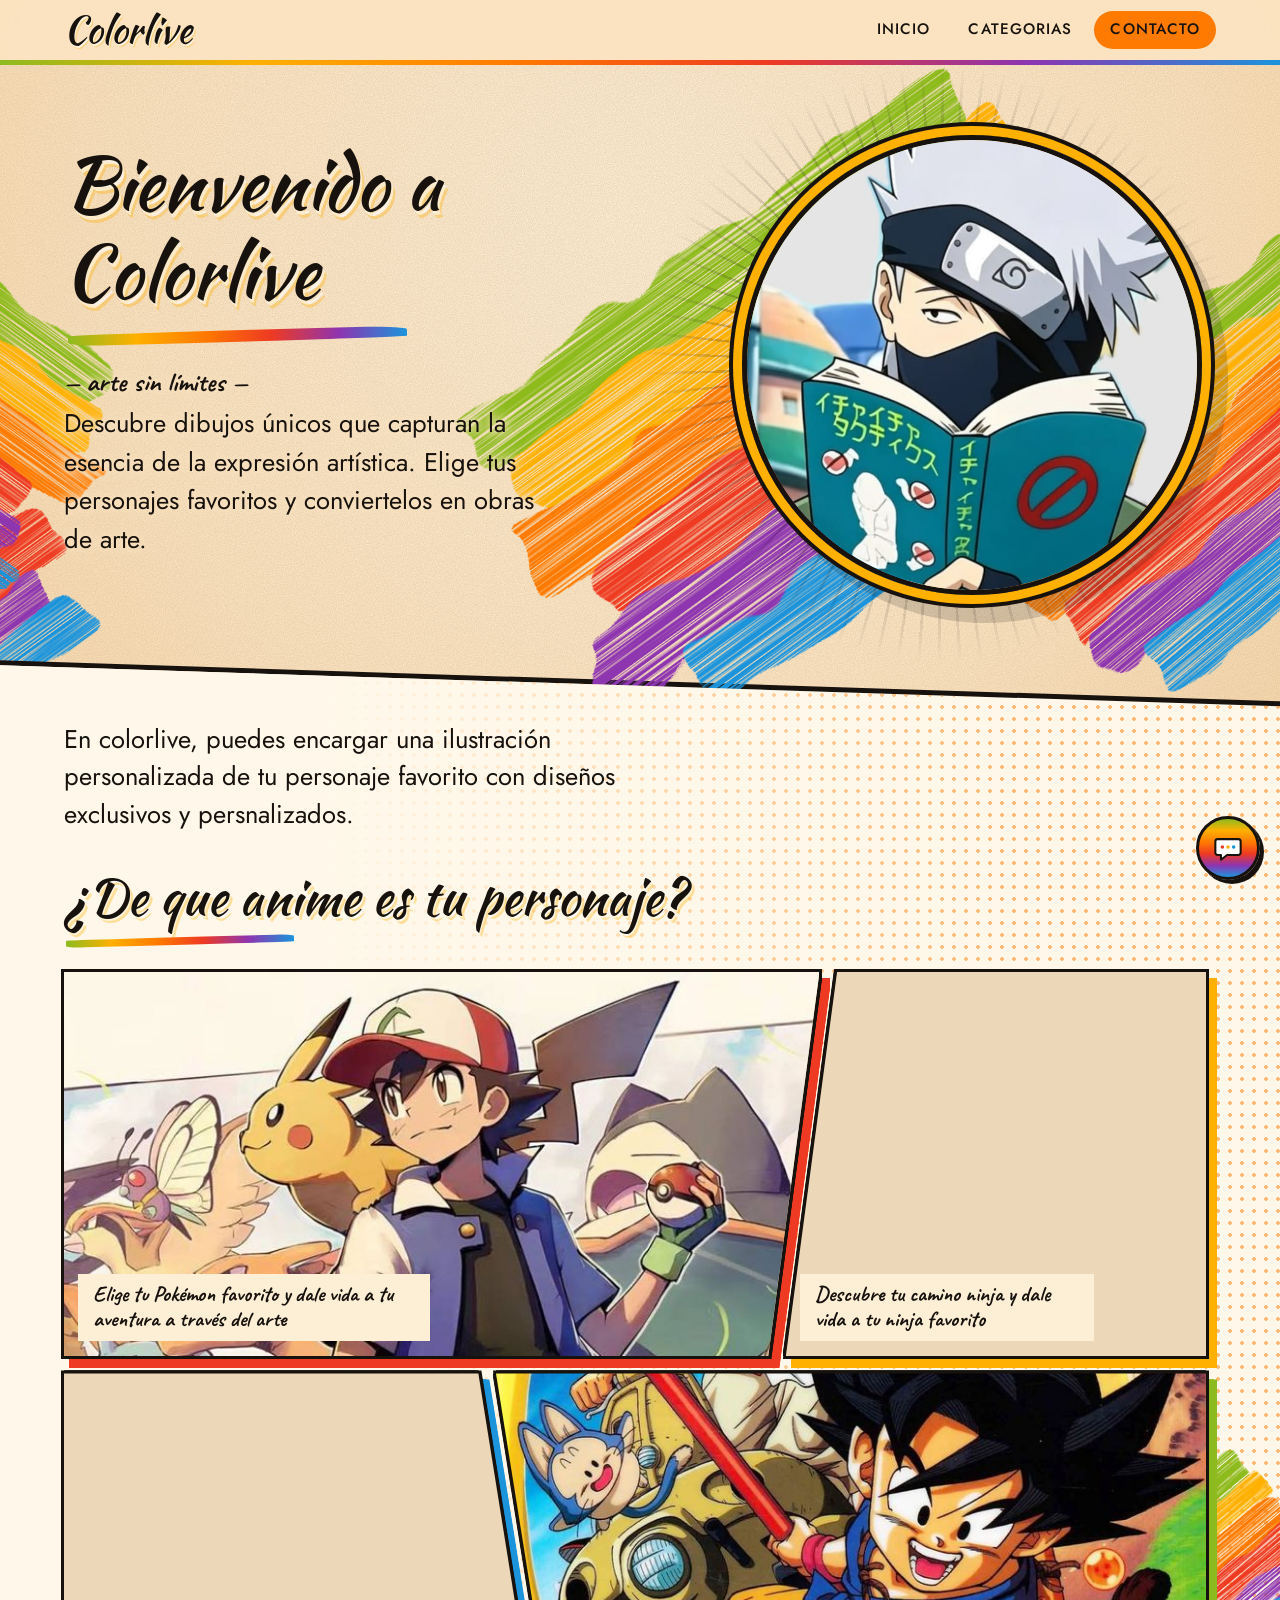
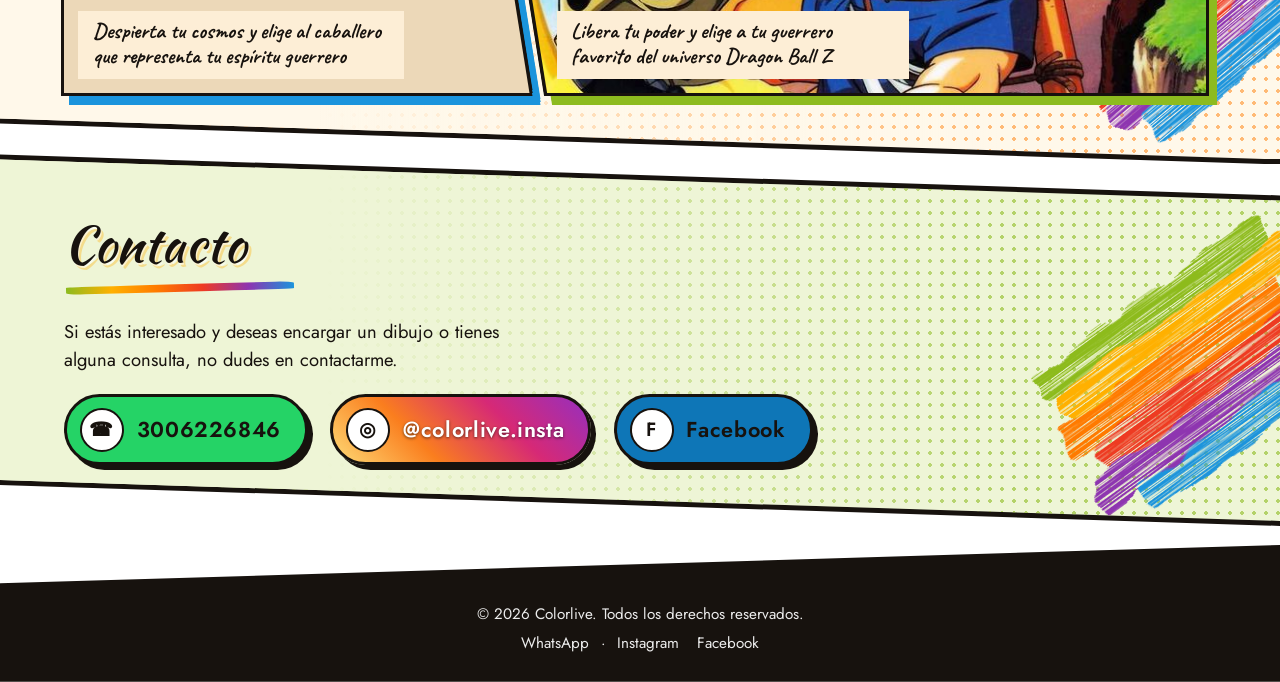
<file: index.html>
<!DOCTYPE html>
<html lang='es'>
<head>
    <meta charset='utf-8'>
    <meta name='viewport' content='width=device-width, initial-scale=1'>
    <meta name='description' content='Colorlive - Dibujos únicos y personalizados'>
    <meta name='keywords' content='Colorlive, dibujos, arte, creatividad, expresión artística, ilustraciones, arte tradicional'>
    <meta name='theme-color' content='#c4137d'>

    <!-- Vista previa al compartir el enlace -->
    <meta property='og:type' content='website'>
    <meta property='og:title' content='Colorlive - Dibujos únicos y personalizados'>
    <meta property='og:description' content='Crea un retrato único para transformar un dibujo especial en una obra que puedas conservar y compartir.'>
    <meta property='og:locale' content='es_CO'>

    <title>Colorlive</title>

    <!-- icono de la pestaña -->
    <link rel='icon' href='img/Favicon.SVG' type='image/svg+xml'>

    <!-- fuentes -->

    <link rel='preconnect' href='https://fonts.googleapis.com'>
    <link rel='preconnect' href='https://fonts.gstatic.com' crossorigin>
    <link
    href="https://fonts.googleapis.com/css2?family=Cormorant+Garamond:ital,wght@0,400;0,500;0,600;1,400&family=Jost:wght@300;400;500;600&display=swap"
    rel="stylesheet">

    <!-- estilo -->
    <link rel='stylesheet' href='estilos/style.css'>

</head>

<body>

    <!-- Encabezado -->

    <header class='header'>
    <div class='header-inner'>
            <a href='index.html'>Colorlive</a>


        <nav class='nav' id='main-nav' aria-label='Menú principal'>
            <ul class='menu-list'>

                <li><a href='index.html#descripcion'>Inicio</a></li>
                <li><a href='index.html#categorias'>Categorias</a></li>
                <li><a href='index.html#contacto'>Contacto</a></li>
            </ul>

        <button type="button" class="nav-toggle" aria-label="Abrir menú" aria-expanded="false" aria-controls="main-nav">
          <span></span><span></span><span></span>
        </button>
      </nav>
    </div>

    </header>

    <!-- Contenido principal -->

    <main class="contenido-principal">
        <section id="descripcion">
            <h1>Bienvenido a Colorlive</h1>
            <p>Descubre dibujos únicos que capturan la esencia de la expresión artística. Elige tus personajes favoritos y conviertelos en obras de arte.</p>

            <img src="img/kakashi.jpg" alt="Portada de colorlive" class="imagen-portada" decoding="async">


        </section>

        <section id="categorias">
        
            <p> En colorlive, puedes encargar una ilustración personalizada de tu personaje favorito con diseños exclusivos y persnalizados.</p>

            <div class="galeria-imagenes">
                <h2> ¿De que anime es tu personaje? </h2>

                <div class="galeria1">
                    <a href="Animes\pkm.html"><img src="img/ahs.jpg" alt="dibujo de pokemón" class="imagen-galeria" loading="lazy" decoding="async"></a>
                    <p>Elige tu Pokémon favorito y dale vida a tu aventura a través del arte</p>
                </div>

                <div class="galeria2">
                    <a href="Animes\nrt.html"><img src="img/Uzumaki Naruto.jpg" alt="dibujo de naruto" class="imagen-galeria" loading="lazy" decoding="async"></a>
                    <p>Descubre tu camino ninja y dale vida a tu ninja favorito </p>
                </div>

                <div class="galeria3">
                    <a href="Animes\cdz.html"><img src="img/endin seiya.jpg" alt="dibujo de caballero del zodiaco" class="imagen-galeria" loading="lazy" decoding="async"></a>
                    <p>Despierta tu cosmos y elige al caballero que representa tu espíritu guerrero</p>
                </div>

                <div class="galeria4">
                    <a href="Animes\dbz.html"><img src="img/goku.jpg" alt="dibujo de dragon ball" class="imagen-galeria" loading="lazy" decoding="async"></a>
                    <p>Libera tu poder y elige a tu guerrero favorito del universo Dragon Ball Z</p>
                </div>
            </div>

        </section>

        </section>

        <section id="contacto" class="contacto">
            <h2>Contacto</h2>
            <p>Si estás interesado y deseas encargar un dibujo o tienes alguna consulta, no dudes en contactarme.</p>
            <ul class="enlaces-contacto">
                <li>
                    <a class="enlace-whatsapp" href="https://wa.me/573006226846?text=Hola%20Alex%2C%20quiero%20encargar%20un%20retrato" target="_blank" rel="noopener noreferrer" aria-label="Escribir por WhatsApp al 300 622 6846">3006226846</a>
                </li>
                <li>
                    <a class="enlace-instagram" href="https://www.instagram.com/colorlive.insta?rpxt=MW1ta3VwbmQ5YXNjNg%3D%3D" target="_blank" rel="noopener noreferrer" aria-label="Ver el Instagram de Alexart">@colorlive.insta</a>
                </li>
                <li>
                    <a class="enlace-facebook" href="https://www.facebook.com/profile.php?id=61596037323924" target="_blank" rel="noopener noreferrer" aria-label="Ver el Facebook de Alexart">Facebook</a>
                </li>

            </ul>
        </section>

    </main>

    <footer>
        <p>&copy; 2026 Colorlive. Todos los derechos reservados.</p>
        <p class="pie-enlaces">
            <a href="https://wa.me/573006226846" target="_blank" rel="noopener noreferrer">WhatsApp</a>
            <span aria-hidden="true">·</span>
            <a href="https://www.instagram.com/colorlive.insta?rpxt=MW1ta3VwbmQ5YXNjNg%3D%3D" target="_blank" rel="noopener noreferrer">Instagram</a>
            <a href="https://www.facebook.com/profile.php?id=61596037323924" target="_blank" rel="noopener noreferrer">Facebook</a>
        </p>
    </footer>

    <script src="script.js"></script>
    <script src="Chatbot.js"></script>

</body>
</html>
</file>
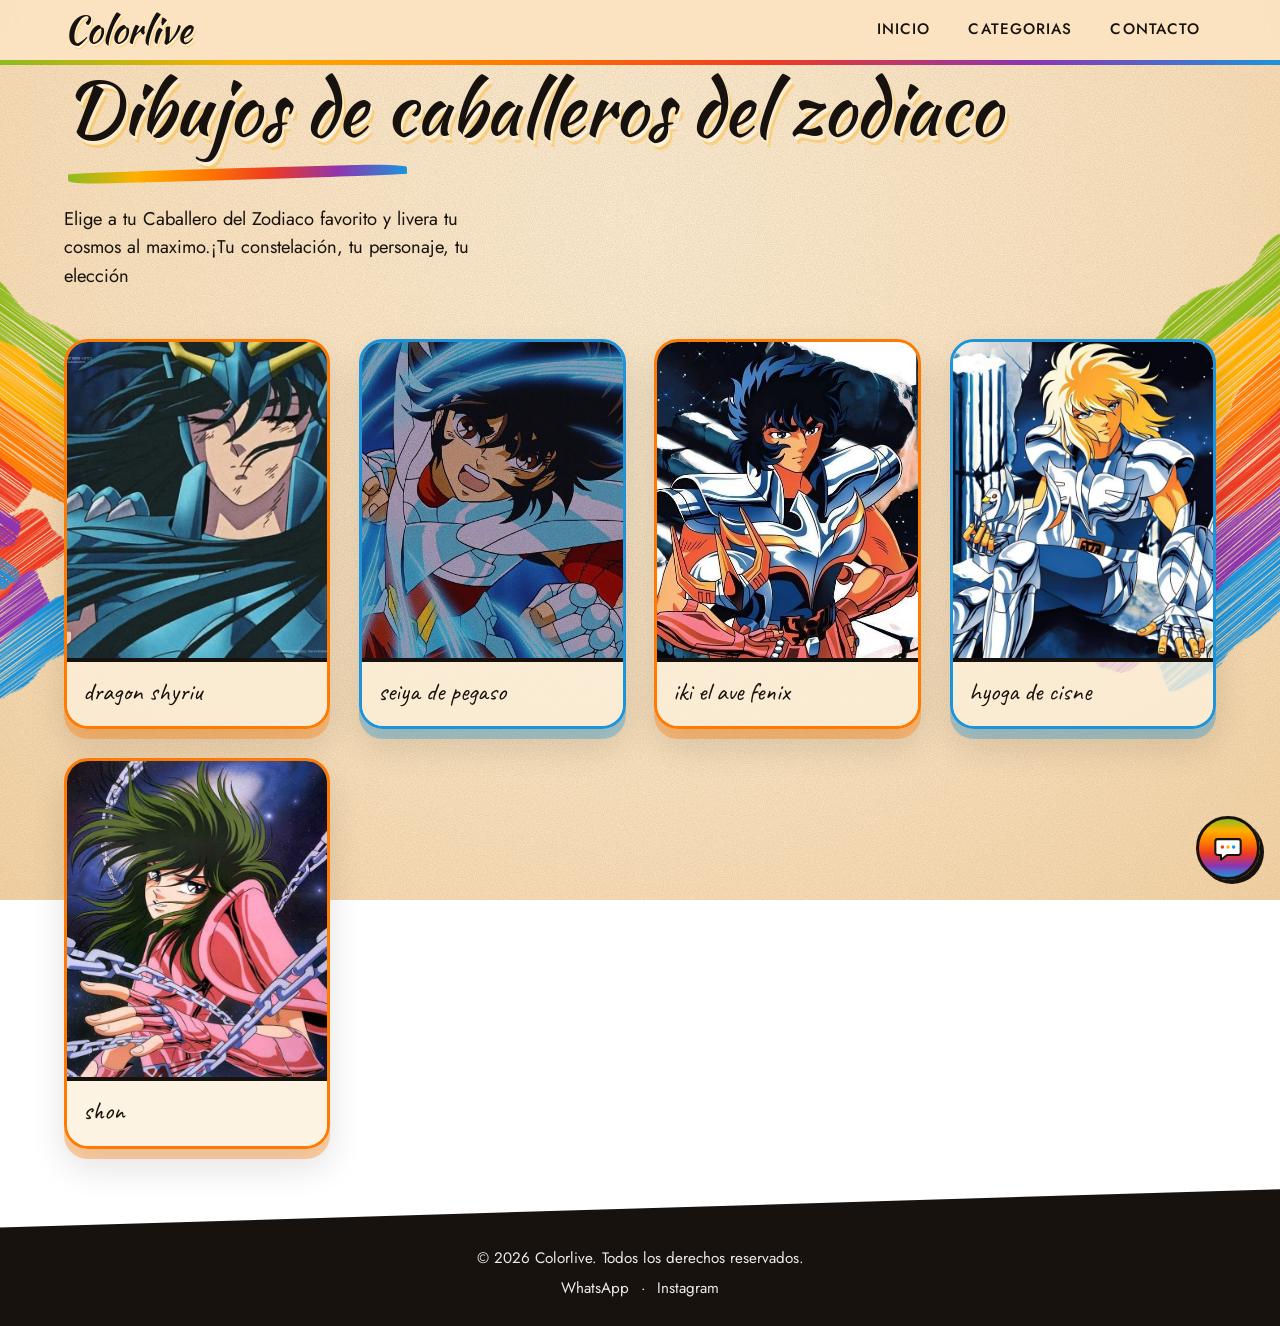
<file: Animes/cdz.html>
<!DOCTYPE html>
<html lang='es'>
<head>
    <meta charset='utf-8'>
    <meta name='viewport' content='width=device-width, initial-scale=1'>
    <meta name='description' content='Colorlive - Dibujos únicos y personalizados'>
    <meta name='keywords' content='Colorlive, dibujos, arte, creatividad, expresión artística, ilustraciones, arte tradicional'>
    <meta name='theme-color' content='#c4137d'>

    <!-- Vista previa al compartir el enlace -->
    <meta property='og:type' content='website'>
    <meta property='og:title' content='Colorlive - Dibujos únicos y personalizados'>
    <meta property='og:description' content='Crea un retrato único para transformar un dibujo especial en una obra que puedas conservar y compartir.'>
    <meta property='og:locale' content='es_CO'>

    <title>Colorlive</title>

    <!-- icono de la pestaña -->
    <link rel='icon' href='../img/Favicon.SVG' type='image/svg+xml'>

    <!-- fuentes -->

    <link rel='preconnect' href='https://fonts.googleapis.com'>
    <link rel='preconnect' href='https://fonts.gstatic.com' crossorigin>
    <link
    href="https://fonts.googleapis.com/css2?family=Cormorant+Garamond:ital,wght@0,400;0,500;0,600;1,400&family=Jost:wght@300;400;500;600&display=swap"
    rel="stylesheet">

    <!-- estilo -->
    <link rel='stylesheet' href='../estilos/style.css'>

</head>

<body>

    <!-- Encabezado -->

    <header class='header'>
    <div class='header-inner'>
            <a href='../index.html'>Colorlive</a>


        <nav class='nav' id='main-nav' aria-label='Menú principal'>
            <ul class='menu-list'>

                <li><a href='../index.html#descripcion'>Inicio</a></li>
                <li><a href='../index.html#categorias'>Categorias</a></li>
                <li><a href='../index.html#contacto'>Contacto</a></li>
            </ul>

        <button type="button" class="nav-toggle" aria-label="Abrir menú" aria-expanded="false" aria-controls="main-nav">
          <span></span><span></span><span></span>
        </button>
      </nav>
    </div>

    </header>
    
    <main>
  
        <section class="contenido-principal">
            <h1 class="titulo-principal">Dibujos de caballeros del zodiaco </h1>
            <p class="descripcion-principal">Elige a tu Caballero del Zodiaco favorito y livera tu cosmos al maximo.¡Tu constelación, tu personaje, tu elección</p>

        </section>

        <section class="galeria galeria-pokemon">
            <article class="articulo-pokemon">
                <div class="galeria-item">
                    <a href="https://wa.me/573006226846?text=Hola%20deseo%20solicitar%20un%20dibujo%20de%20Dragon%20dragon shyriu" target="_blank" rel="noopener noreferrer"><img src="../img/dragon.jpg" alt="dibujo de shyriu" class="imagen-galeria" loading="lazy" decoding="async"></a>
                    <p>dragon shyriu</p>
                </div>
            </article>

            <article class="articulo-pokemon">
                <div class="galeria-item">
                    <a href="https://wa.me/573006226846?text=Hola%20deseo%20solicitar%20un%20dibujo%20de%20Saint%20Seiya" target="_blank" rel="noopener noreferrer"><img src="../img/Saint Seiya.jpg" alt="dibujo de seiya" class="imagen-galeria" loading="lazy" decoding="async"></a>
                    <p>seiya de pegaso</p>
                </div>
            </article>
          
            <article class="articulo-pokemon">
                <div class="galeria-item">
                    <a href="https://wa.me/573006226846?text=Hola%20deseo%20solicitar%20un%20dibujo%20de%20Iki" target="_blank" rel="noopener noreferrer"><img src="../img/iki.jpg" alt="dibujo de fenix" class="imagen-galeria" loading="lazy" decoding="async"></a>
                    <p>iki el ave fenix</p>
                </div>
            </article>

            <article class="articulo-pokemon">
                <div class="galeria-item">
                    <a href="https://wa.me/573006226846?text=Hola%20deseo%20solicitar%20un%20dibujo%20de%20Hyoga" target="_blank" rel="noopener noreferrer"><img src="../img/hyoga.jpg" alt="dibujo de hyoga" class="imagen-galeria" loading="lazy" decoding="async"></a>
                    <p>hyoga de cisne</p>
                </div>
            </article>

            <article class="articulo-pokemon">
                <div class="galeria-item">
                    <a href="https://wa.me/573006226846?text=Hola%20deseo%20solicitar%20un%20dibujo%20de%20Andromeda" target="_blank" rel="noopener noreferrer"><img src="../img/andromeda.jpg" alt="dibujo de andromeda" class="imagen-galeria" loading="lazy" decoding="async"></a>
                    <p>shon</p>
                </div>
            </article>




    </main>

    <footer>
        <p>&copy; 2026 Colorlive. Todos los derechos reservados.</p>
        <p class="pie-enlaces">
            <a href="https://wa.me/573006226846" target="_blank" rel="noopener noreferrer">WhatsApp</a>
            <span aria-hidden="true">·</span>
            <a href="https://www.instagram.com/colorlive.insta?rpxt=MW1ta3VwbmQ5YXNjNg%3D%3D" target="_blank" rel="noopener noreferrer">Instagram</a>
        </p>
    </footer>

    <script src="../script.js"></script>
    <script src="../Chatbot.js"></script>

</body>
</html>
</file>
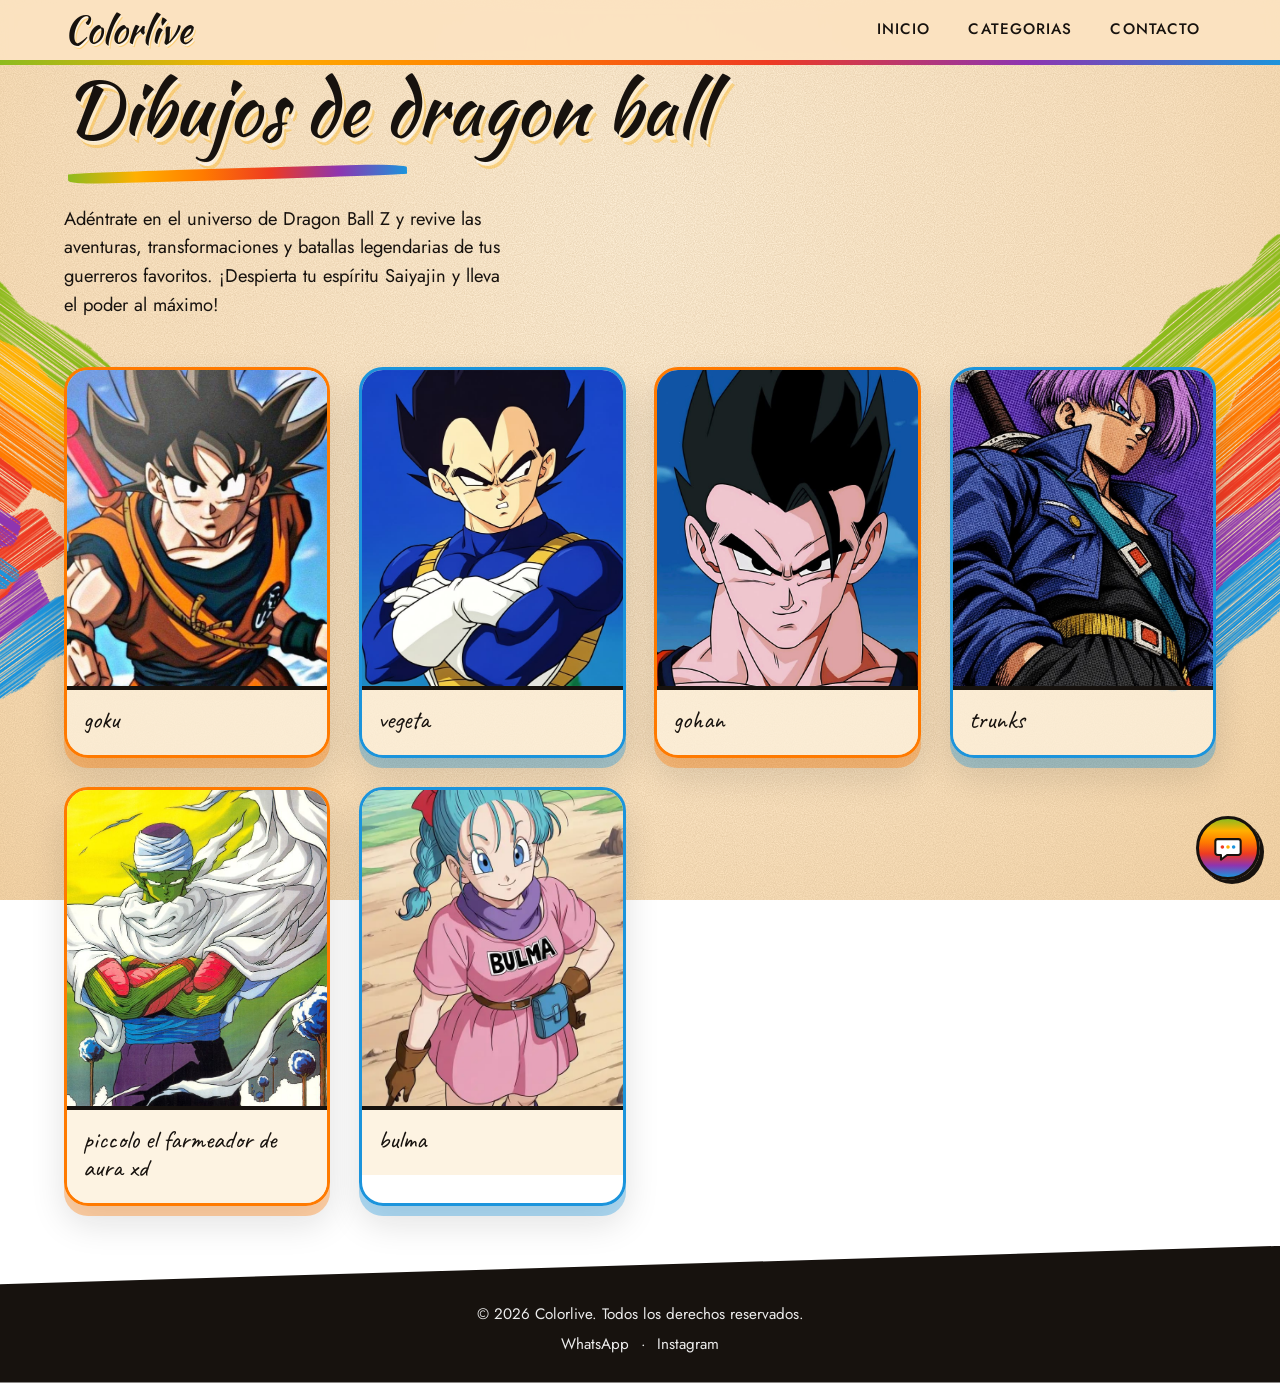
<file: Animes/dbz.html>
<!DOCTYPE html>
<html lang='es'>

<head>
    <meta charset='utf-8'>
    <meta name='viewport' content='width=device-width, initial-scale=1'>
    <meta name='description' content='Colorlive - Dibujos únicos y personalizados'>
    <meta name='keywords'
        content='Colorlive, dibujos, arte, creatividad, expresión artística, ilustraciones, arte tradicional'>
    <meta name='theme-color' content='#c4137d'>

    <!-- Vista previa al compartir el enlace -->
    <meta property='og:type' content='website'>
    <meta property='og:title' content='Colorlive - Dibujos únicos y personalizados'>
    <meta property='og:description'
        content='Crea un retrato único para transformar un dibujo especial en una obra que puedas conservar y compartir.'>
    <meta property='og:locale' content='es_CO'>

    <title>Colorlive</title>

    <!-- icono de la pestaña -->
    <link rel='icon' href='../img/Favicon.SVG' type='image/svg+xml'>

    <!-- fuentes -->

    <link rel='preconnect' href='https://fonts.googleapis.com'>
    <link rel='preconnect' href='https://fonts.gstatic.com' crossorigin>
    <link
        href="https://fonts.googleapis.com/css2?family=Cormorant+Garamond:ital,wght@0,400;0,500;0,600;1,400&family=Jost:wght@300;400;500;600&display=swap"
        rel="stylesheet">

    <!-- estilo -->
    <link rel='stylesheet' href='../estilos/style.css'>

</head>

<body>

    <!-- Encabezado -->

    <header class='header'>
        <div class='header-inner'>
            <a href='../index.html'>Colorlive</a>


            <nav class='nav' id='main-nav' aria-label='Menú principal'>
                <ul class='menu-list'>

                    <li><a href='../index.html#descripcion'>Inicio</a></li>
                    <li><a href='../index.html#categorias'>Categorias</a></li>
                    <li><a href='../index.html#contacto'>Contacto</a></li>
                </ul>

                <button type="button" class="nav-toggle" aria-label="Abrir menú" aria-expanded="false"
                    aria-controls="main-nav">
                    <span></span><span></span><span></span>
                </button>
            </nav>
        </div>

    </header>

    <main>

        <section class="contenido-principal">
            <h1 class="titulo-principal">Dibujos de dragon ball </h1>
            <p class="descripcion-principal">Adéntrate en el universo de Dragon Ball Z y revive las aventuras, transformaciones y batallas legendarias de tus guerreros favoritos. ¡Despierta tu espíritu Saiyajin y lleva el poder al máximo!</p>

        </section>

        <section class="galeria galeria-pokemon">
            <article class="articulo-pokemon">
                <div class="galeria-item">
                    <a href="https://wa.me/573006226846?text=Hola%20deseo%20solicitar%20un%20dibujo%20de%20Goku" target="_blank" rel="noopener noreferrer"><img src="../img/nube voladora.jpg" alt="dibujo de goku" class="imagen-galeria" loading="lazy" decoding="async"></a>
                    <p>goku</p>
                </div>
            </article>

            <article class="articulo-pokemon">
                <div class="galeria-item">
                    <a href="https://wa.me/573006226846?text=Hola%20deseo%20solicitar%20un%20dibujo%20de%20Vegeta" target="_blank" rel="noopener noreferrer"><img src="../img/vegeta normal.jpg" alt="dibujo de vegeta" class="imagen-galeria" loading="lazy" decoding="async"></a>
                    <p>vegeta</p>
                </div>
            </article>
            
            <article class="articulo-pokemon">
                <div class="galeria-item">
                    <a href="https://wa.me/573006226846?text=Hola%20deseo%20solicitar%20un%20dibujo%20de%20Gohan" target="_blank" rel="noopener noreferrer"><img src="../img/Gohan Dokkan.jpg" alt="dibujo de gohan" class="imagen-galeria" loading="lazy" decoding="async"></a>
                    <p>gohan </p>
                </div>
            </article>

            <article class="articulo-pokemon">
                <div class="galeria-item">
                    <a href="https://wa.me/573006226846?text=Hola%20deseo%20solicitar%20un%20dibujo%20de%20Tunks" target="_blank" rel="noopener noreferrer"><img src="../img/trunks.jpg" alt="dibujo de trunks" class="imagen-galeria" loading="lazy" decoding="async"></a>
                    <p>trunks</p>
                </div>
            </article>

            <article class="articulo-pokemon">
                <div class="galeria-item">
                    <a href="https://wa.me/573006226846?text=Hola%20deseo%20solicitar%20un%20dibujo%20de%20piccolo" target="_blank" rel="noopener noreferrer"><img src="../img/piccolo.jpg" alt="dibujo de piccolo" class="imagen-galeria" loading="lazy" decoding="async"></a>
                    <p>piccolo el farmeador de aura xd</p>
                </div>
            </article>

            <article class="articulo-pokemon">
                <div class="galeria-item">
                    <a href="https://wa.me/573006226846?text=Hola%20deseo%20solicitar%20un%20dibujo%20de%20Bulma" target="_blank" rel="noopener noreferrer"><img src="../img/bulma.jpg" alt="dibujo de bulma" class="imagen-galeria" loading="lazy" decoding="async"></a>
                    <p>bulma</p>
                </div>
            </article>




            
                </div>
            </article>
        </section>

    </main>




    <footer>
        <p>&copy; 2026 Colorlive. Todos los derechos reservados.</p>
        <p class="pie-enlaces">
            <a href="https://wa.me/573006226846" target="_blank" rel="noopener noreferrer">WhatsApp</a>
            <span aria-hidden="true">·</span>
            <a href="https://www.instagram.com/colorlive.insta?rpxt=MW1ta3VwbmQ5YXNjNg%3D%3D" target="_blank"
                rel="noopener noreferrer">Instagram</a>
        </p>
    </footer>

    <script src="../script.js"></script>
    <script src="../Chatbot.js"></script>

</body>

</html>
</file>
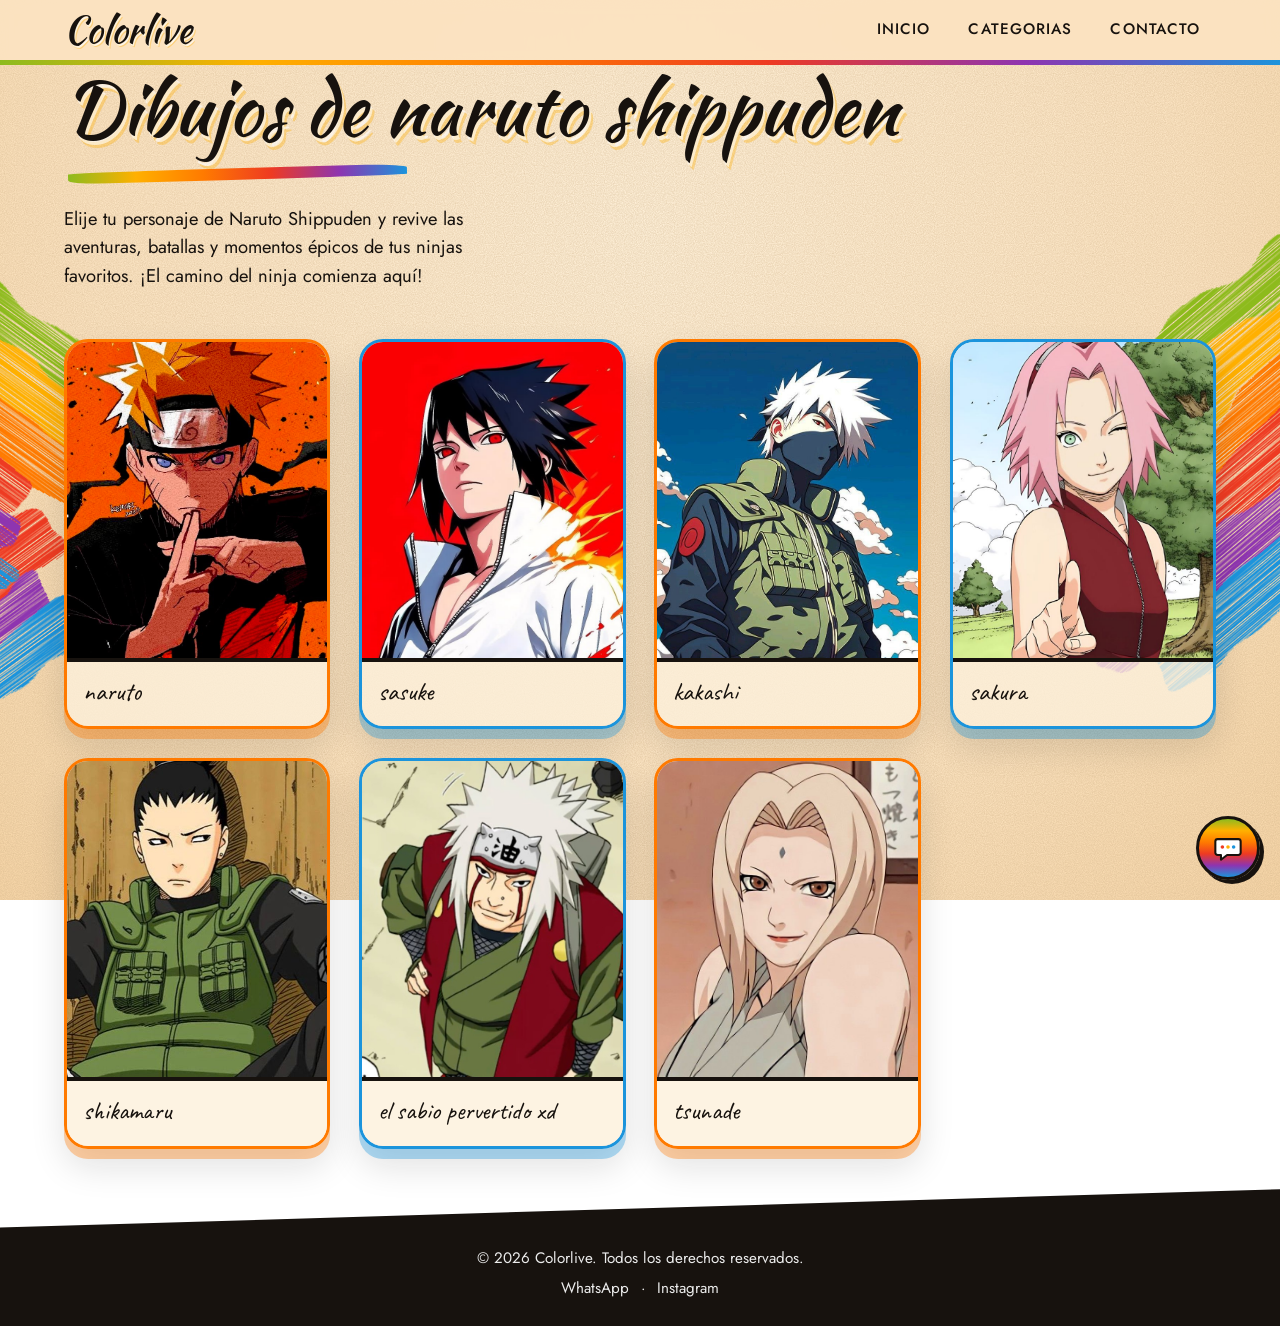
<file: Animes/nrt.html>
<!DOCTYPE html>
<html lang='es'>

<head>
    <meta charset='utf-8'>
    <meta name='viewport' content='width=device-width, initial-scale=1'>
    <meta name='description' content='Colorlive - Dibujos únicos y personalizados'>
    <meta name='keywords'
        content='Colorlive, dibujos, arte, creatividad, expresión artística, ilustraciones, arte tradicional'>
    <meta name='theme-color' content='#c4137d'>

    <!-- Vista previa al compartir el enlace -->
    <meta property='og:type' content='website'>
    <meta property='og:title' content='Colorlive - Dibujos únicos y personalizados'>
    <meta property='og:description'
        content='Crea un retrato único para transformar un dibujo especial en una obra que puedas conservar y compartir.'>
    <meta property='og:locale' content='es_CO'>

    <title>Colorlive</title>

    <!-- icono de la pestaña -->
    <link rel='icon' href='../img/Favicon.SVG' type='image/svg+xml'>

    <!-- fuentes -->

    <link rel='preconnect' href='https://fonts.googleapis.com'>
    <link rel='preconnect' href='https://fonts.gstatic.com' crossorigin>
    <link
        href="https://fonts.googleapis.com/css2?family=Cormorant+Garamond:ital,wght@0,400;0,500;0,600;1,400&family=Jost:wght@300;400;500;600&display=swap"
        rel="stylesheet">

    <!-- estilo -->
    <link rel='stylesheet' href='../estilos/style.css'>

</head>

<body>

    <!-- Encabezado -->

    <header class='header'>
        <div class='header-inner'>
            <a href='../index.html'>Colorlive</a>


            <nav class='nav' id='main-nav' aria-label='Menú principal'>
                <ul class='menu-list'>

                    <li><a href='../index.html#descripcion'>Inicio</a></li>
                    <li><a href='../index.html#categorias'>Categorias</a></li>
                    <li><a href='../index.html#contacto'>Contacto</a></li>
                </ul>

                <button type="button" class="nav-toggle" aria-label="Abrir menú" aria-expanded="false"
                    aria-controls="main-nav">
                    <span></span><span></span><span></span>
                </button>
            </nav>
        </div>

    </header>

    <main>

        <section class="contenido-principal">
            <h1 class="titulo-principal">Dibujos de naruto shippuden</h1>
            <p class="descripcion-principal">Elije tu personaje de Naruto Shippuden y revive las aventuras, batallas y
                momentos épicos de tus ninjas favoritos. ¡El camino del ninja comienza aquí!</p>

        </section>

        <section class="galeria galeria-pokemon">
            <article class="articulo-pokemon">
                <div class="galeria-item">
                    <a href="https://wa.me/573006226846?text=Hola%20deseo%20solicitar%20un%20dibujo%20de%20Naruto" target="_blank" rel="noopener noreferrer"><img
                            src="../img/clones de sombra.jpg" alt="dibujo de naruto" class="imagen-galeria" loading="lazy"
                            decoding="async"></a>
                    <p>naruto</p>
                </div>
            </article>
        
            <article class="articulo-pokemon">
                <div class="galeria-item">
                    <a href="https://wa.me/573006226846?text=Hola%20deseo%20solicitar%20un%20dibujo%20de%20Sasuke" target="_blank" rel="noopener noreferrer"><img
                            src="../img/uchija.jpg" alt="dibujo de sasuke" class="imagen-galeria" loading="lazy"
                            decoding="async"></a>
                    <p>sasuke</p>
                </div>
            </article>

            <article class="articulo-pokemon">
                <div class="galeria-item">
                    <a href="https://wa.me/573006226846?text=Hola%20deseo%20solicitar%20un%20dibujo%20de%20Kakashi" target="_blank" rel="noopener noreferrer"><img
                            src="../img/kakashi relax.jpg" alt="dibujo de kakashi" class="imagen-galeria" loading="lazy"
                            decoding="async"></a>
                    <p>kakashi </p>
                </div>
            </article>

            <article class="articulo-pokemon">
                <div class="galeria-item">
                    <a href="https://wa.me/573006226846?text=Hola%20deseo%20solicitar%20un%20dibujo%20de%20Sakura" target="_blank" rel="noopener noreferrer"><img
                            src="../img/Sakura Haruno.jpg" alt="dibujo de sakura" class="imagen-galeria" loading="lazy"
                            decoding="async"></a>
                    <p>sakura</p>
                </div>
            </article>



            <article class="articulo-pokemon">
                <div class="galeria-item">
                    <a href="https://wa.me/573006226846?text=Hola%20deseo%20solicitar%20un%20dibujo%20de%20Shikamaru" target="_blank" rel="noopener noreferrer"><img
                            src="../img/Shikamaru.jpg" alt="dibujo de Shikamaru" class="imagen-galeria" loading="lazy"
                            decoding="async"></a>
                    <p>shikamaru</p>
                </div>
            </article>

            <article class="articulo-pokemon">
                <div class="galeria-item">
                    <a href="https://wa.me/573006226846?text=Hola%20deseo%20solicitar%20un%20dibujo%20de%20Jiraiya" target="_blank" rel="noopener noreferrer"><img
                            src="../img/jiraija.jpg" alt="dibujo de jiraija" class="imagen-galeria" loading="lazy"
                            decoding="async"></a>
                    <p>el sabio pervertido xd</p>
                </div>
            </article>       

             <article class="articulo-pokemon">
                <div class="galeria-item">
                    <a href="https://wa.me/573006226846?text=Hola%20deseo%20solicitar%20un%20dibujo%20de%20Tsunade" target="_blank" rel="noopener noreferrer"><img
                            src="../img/tsunade.jpg" alt="dibujo de tsunade" class="imagen-galeria" loading="lazy"
                            decoding="async"></a>
                    <p>tsunade</p>
                </div>
            </article>       



            </div>
            </article>
        </section>

    </main>

    <footer>
        <p>&copy; 2026 Colorlive. Todos los derechos reservados.</p>
        <p class="pie-enlaces">
            <a href="https://wa.me/573006226846" target="_blank" rel="noopener noreferrer">WhatsApp</a>
            <span aria-hidden="true">·</span>
            <a href="https://www.instagram.com/colorlive.insta?rpxt=MW1ta3VwbmQ5YXNjNg%3D%3D" target="_blank"
                rel="noopener noreferrer">Instagram</a>
        </p>
    </footer>

    <script src="../script.js"></script>
    <script src="../Chatbot.js"></script>

</body>

</html>
</file>
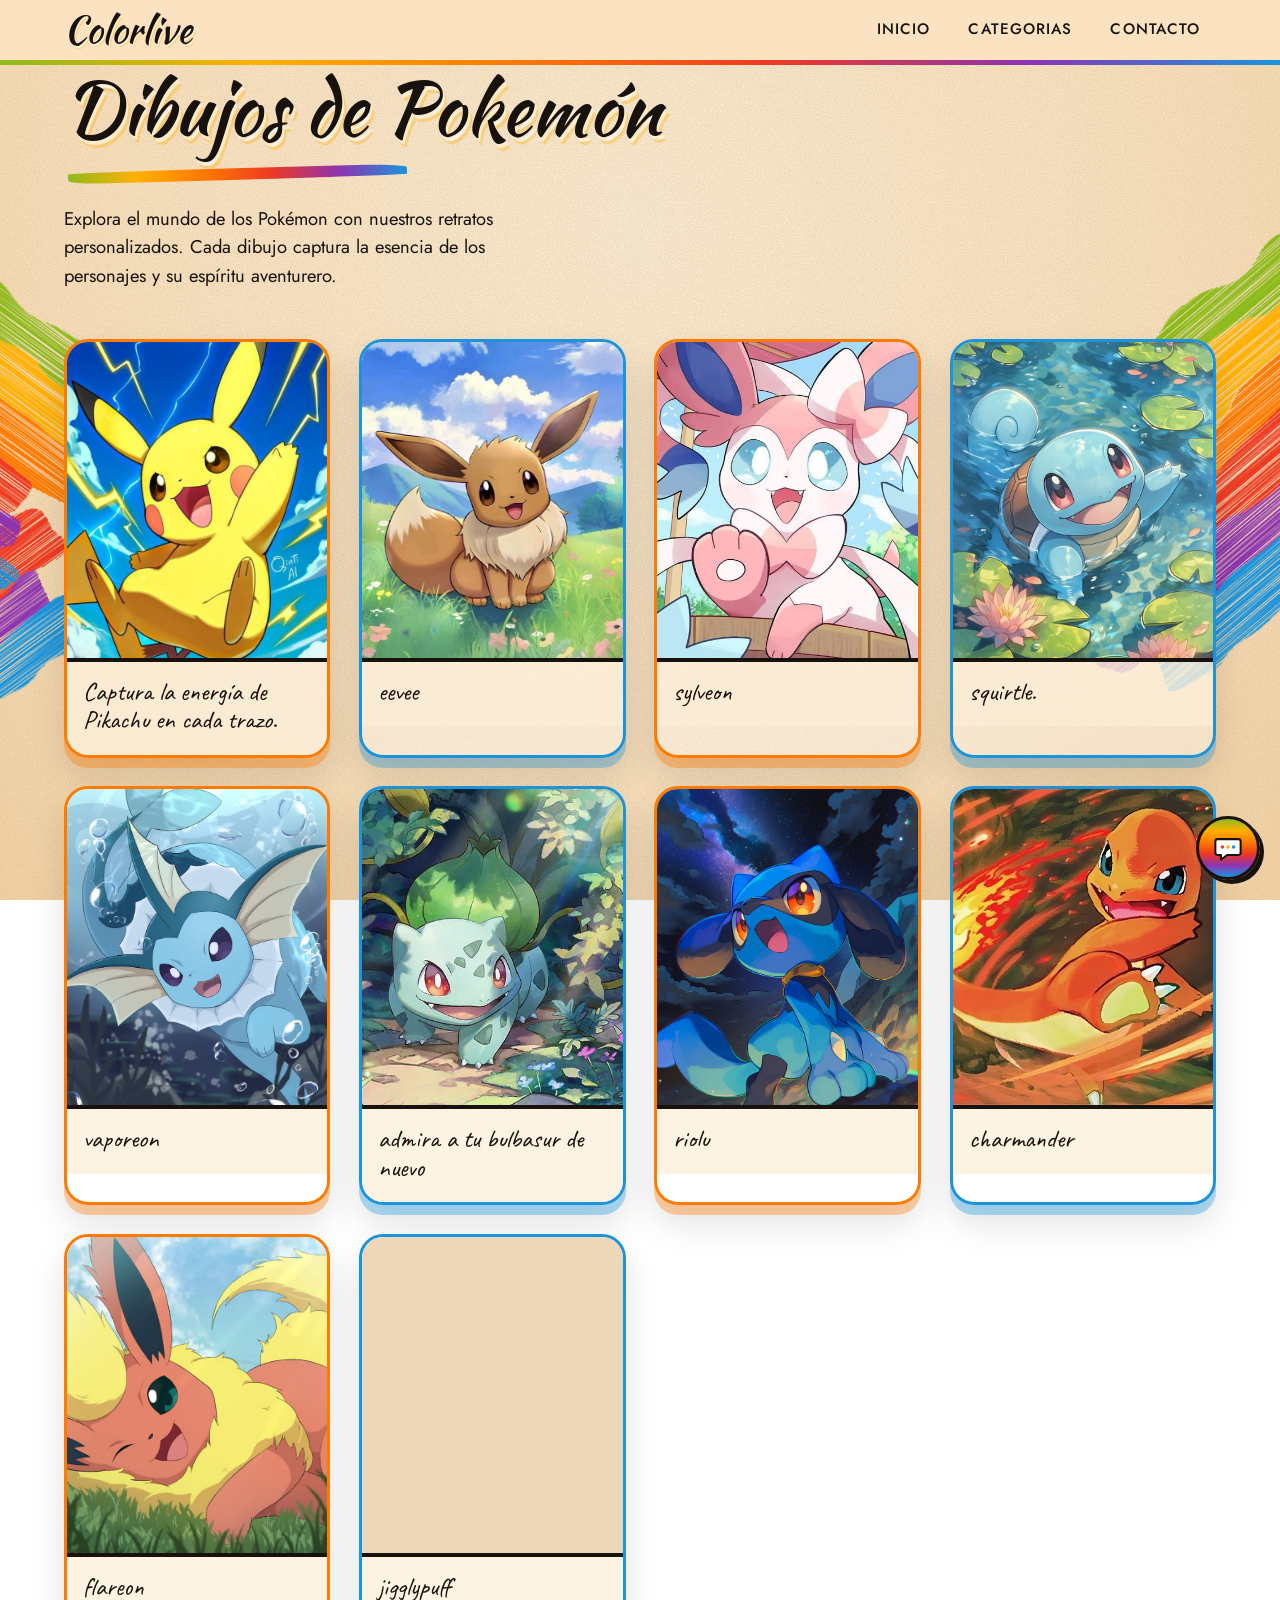
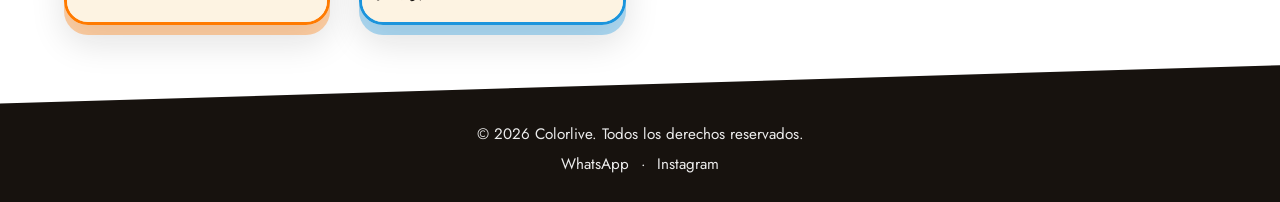
<file: Animes/pkm.html>
<!DOCTYPE html>
<html lang='es'>

<head>
    <meta charset='utf-8'>
    <meta name='viewport' content='width=device-width, initial-scale=1'>
    <meta name='description' content='Colorlive - Dibujos únicos y personalizados'>
    <meta name='keywords'
        content='Colorlive, dibujos, arte, creatividad, expresión artística, ilustraciones, arte tradicional'>
    <meta name='theme-color' content='#c4137d'>

    <!-- Vista previa al compartir el enlace -->
    <meta property='og:type' content='website'>
    <meta property='og:title' content='Colorlive - Dibujos únicos y personalizados'>
    <meta property='og:description'
        content='Crea un retrato único para transformar un dibujo especial en una obra que puedas conservar y compartir.'>
    <meta property='og:locale' content='es_CO'>

    <title>Colorlive</title>

    <!-- icono de la pestaña -->
    <link rel='icon' href='../img/Favicon.SVG' type='image/svg+xml'>

    <!-- fuentes -->

    <link rel='preconnect' href='https://fonts.googleapis.com'>
    <link rel='preconnect' href='https://fonts.gstatic.com' crossorigin>
    <link
        href="https://fonts.googleapis.com/css2?family=Cormorant+Garamond:ital,wght@0,400;0,500;0,600;1,400&family=Jost:wght@300;400;500;600&display=swap"
        rel="stylesheet">

    <!-- estilo -->
    <link rel='stylesheet' href='../estilos/style.css'>

</head>

<body>

    <!-- Encabezado -->

    <header class='header'>
        <div class='header-inner'>
            <a href='../index.html'>Colorlive</a>


            <nav class='nav' id='main-nav' aria-label='Menú principal'>
                <ul class='menu-list'>

                    <li><a href='../index.html#descripcion'>Inicio</a></li>
                    <li><a href='../index.html#categorias'>Categorias</a></li>
                    <li><a href='../index.html#contacto'>Contacto</a></li>
                </ul>

                <button type="button" class="nav-toggle" aria-label="Abrir menú" aria-expanded="false"
                    aria-controls="main-nav">
                    <span></span><span></span><span></span>
                </button>
            </nav>
        </div>

    </header>

    <main>

        <section class="contenido-principal">
            <h1 class="titulo-principal">Dibujos de Pokemón</h1>
            <p class="descripcion-principal">Explora el mundo de los Pokémon con nuestros retratos personalizados. Cada
                dibujo captura la esencia de los personajes y su espíritu aventurero.</p>

        </section>

        <section class="galeria galeria-pokemon">
            <article class="articulo-pokemon">
                <div class="galeria-item">
                    <a href="https://wa.me/573006226846?text=Hola%20deseo%20solicitar%20un%20dibujo%20de%20Pikachu" target="_blank" rel="noopener noreferrer"><img src="../img/rayo.jpg" alt="dibujo de Pikachu" class="imagen-galeria" loading="lazy" decoding="async"></a>
                    <p>Captura la energía de Pikachu en cada trazo.</p>
                </div>
            </article>

            <article class="articulo-pokemon">
                <div class="galeria-item">
                    <a href="https://wa.me/573006226846?text=Hola%20deseo%20solicitar%20un%20dibujo%20de%20Eevee" target="_blank" rel="noopener noreferrer"><img src="../img/eevee.jpg" alt="dibujo de Charizard" class="imagen-galeria" loading="lazy" decoding="async"></a>
                    <p>eevee</p>
                </div>
            </article>

             <article class="articulo-pokemon">
                <div class="galeria-item">
                    <a href="https://wa.me/573006226846?text=Hola%20deseo%20solicitar%20un%20dibujo%20de%20Sylveon" target="_blank" rel="noopener noreferrer"><img src="../img/sylveon.jpg" alt="dibujo de Charizard" class="imagen-galeria" loading="lazy" decoding="async"></a>
                    <p>sylveon</p>
                </div>
            </article> 
             <article class="articulo-pokemon">
                <div class="galeria-item">
                    <a href="https://wa.me/573006226846?text=Hola%20deseo%20solicitar%20un%20dibujo%20de%20Squirtle" target="_blank" rel="noopener noreferrer"><img src="../img/squirtle.jpg" alt="dibujo de Charizard" class="imagen-galeria" loading="lazy" decoding="async"></a>
                    <p>squirtle.</p>
                </div>
            </article>

               <article class="articulo-pokemon">
                <div class="galeria-item">
                    <a href="https://wa.me/573006226846?text=Hola%20deseo%20solicitar%20un%20dibujo%20de%20Vaporeon" target="_blank" rel="noopener noreferrer"><img src="../img/Vaporeon.jpg" alt="dibujo de Vaporeon" class="imagen-galeria" loading="lazy" decoding="async"></a>
                    <p>vaporeon</p>
                </div>
            </article>

            <article class="articulo-pokemon">
                <div class="galeria-item">
                    <a href="https://wa.me/573006226846?text=Hola%20deseo%20solicitar%20un%20dibujo%20de%20Bulbasaur" target="_blank" rel="noopener noreferrer"><img src="../img/Bulbasaur.jpg" alt="dibujo de Bulbasaur" class="imagen-galeria" loading="lazy" decoding="async"></a>
                    <p>admira a tu bulbasur de nuevo </p>
                </div>
            </article>

                 <article class="articulo-pokemon">
                <div class="galeria-item">
                    <a href="https://wa.me/573006226846?text=Hola%20deseo%20solicitar%20un%20dibujo%20de%20Riolu" target="_blank" rel="noopener noreferrer"><img src="../img/riolu.jpg" alt="dibujo de riolu" class="imagen-galeria" loading="lazy" decoding="async"></a>
                    <p>riolu</p>
                </div>
            </article>

                 <article class="articulo-pokemon">
                <div class="galeria-item">
                    <a href="https://wa.me/573006226846?text=Hola%20deseo%20solicitar%20un%20dibujo%20de%20Charmander" target="_blank" rel="noopener noreferrer"><img src="../img/Charmander.jpg" alt="dibujo de charmander" class="imagen-galeria" loading="lazy" decoding="async"></a>
                    <p>charmander</p>
                </div>
            </article>       

          <article class="articulo-pokemon">
                <div class="galeria-item">
                    <a href="https://wa.me/573006226846?text=Hola%20deseo%20solicitar%20un%20dibujo%20de%20Flareon" target="_blank" rel="noopener noreferrer"><img src="../img/Flareon.jpg" alt="dibujo de flareon" class="imagen-galeria" loading="lazy" decoding="async"></a>
                    <p>flareon</p>
                </div>
            </article>       

 
          <article class="articulo-pokemon">
                <div class="galeria-item">
                    <a href="https://wa.me/573006226846?text=Hola%20deseo%20solicitar%20un%20dibujo%20de%20Jigglypuff" target="_blank" rel="noopener noreferrer"><img src="../img/jigglypuff.jpg" alt="dibujo de jigglypuff" class="imagen-galeria" loading="lazy" decoding="async"></a>
                    <p>jigglypuff</p>
                </div>
            </article>                 


                </div>
            </article>
        </section>

    </main>


    <footer>
        <p>&copy; 2026 Colorlive. Todos los derechos reservados.</p>
        <p class="pie-enlaces">
            <a href="https://wa.me/573006226846" target="_blank" rel="noopener noreferrer">WhatsApp</a>
            <span aria-hidden="true">·</span>
            <a href="https://www.instagram.com/colorlive.insta?rpxt=MW1ta3VwbmQ5YXNjNg%3D%3D" target="_blank"
                rel="noopener noreferrer">Instagram</a>
        </p>
    </footer>

    <script src="../script.js"></script>
    <script src="../Chatbot.js"></script>

</body>

</html>
</file>
<file: estilos/style.css>
/* ==========================================================
   ColorLive - "Arte sin límites"
   Papel durazno, letra de pincel negra y pinceladas de arcoíris
   (con paneles de manga en las secciones)
   ========================================================== */

@import url('https://fonts.googleapis.com/css2?family=Kaushan+Script&family=Caveat:wght@500;700&family=Jost:wght@300;400;500;600&display=swap');

:root {
  /* Colores del logo */
  --rojo: #ee3a22;
  --naranja: #ff7a00;
  --amarillo: #ffb000;
  --verde: #8dbb1f;
  --azul: #1b94dc;
  --morado: #8e34b0;
  --rosa: #ee3a22;
  --cian: #1b94dc;

  --papel: #fbe3c1;
  --papel-claro: #fdeed6;
  --blanco: #ffffff;
  --tinta: #17120e;

  /* Orden de las pinceladas del logo: verde, amarillo, naranja, rojo, morado, azul */
  --arcoiris: linear-gradient(to bottom, var(--verde), var(--amarillo), var(--naranja), var(--rojo), var(--morado), var(--azul));
  --arcoiris-h: linear-gradient(90deg, var(--verde), var(--amarillo), var(--naranja), var(--rojo), var(--morado), var(--azul));

  /* Pinceladas de arcoíris con trazo seco (SVG) */
  --pintura-a: url("data:image/svg+xml,%3Csvg xmlns='http://www.w3.org/2000/svg' viewBox='0 0 640 520'%3E%3Cdefs%3E%3Cfilter id='b' x='-12%25' y='-12%25' width='124%25' height='124%25'%3E%3CfeTurbulence type='fractalNoise' baseFrequency='0.012 0.02' numOctaves='2' seed='4' result='e'/%3E%3CfeDisplacementMap in='SourceGraphic' in2='e' scale='36' xChannelSelector='R' yChannelSelector='G' result='d'/%3E%3CfeTurbulence type='fractalNoise' baseFrequency='0.004 0.85' numOctaves='2' seed='9' result='s'/%3E%3CfeColorMatrix in='s' type='matrix' values='0 0 0 0 0  0 0 0 0 0  0 0 0 0 0  5 0 0 0 -1.55' result='m'/%3E%3CfeComposite in='d' in2='m' operator='in'/%3E%3C/filter%3E%3C/defs%3E%3Cg filter='url(%23b)' transform='translate(320 260) rotate(-36) translate(-320 -260)'%3E%3Crect x='70' y='107' width='468' height='54' rx='10' fill='%238dbb1f'/%3E%3Crect x='90' y='158' width='471' height='54' rx='10' fill='%23ffb000'/%3E%3Crect x='51' y='207' width='457' height='54' rx='10' fill='%23ff7a00'/%3E%3Crect x='91' y='259' width='479' height='54' rx='10' fill='%23ee3a22'/%3E%3Crect x='47' y='311' width='481' height='54' rx='10' fill='%238e34b0'/%3E%3Crect x='108' y='359' width='438' height='54' rx='10' fill='%231b94dc'/%3E%3C/g%3E%3C/svg%3E");
  --pintura-b: url("data:image/svg+xml,%3Csvg xmlns='http://www.w3.org/2000/svg' viewBox='0 0 640 520'%3E%3Cdefs%3E%3Cfilter id='b' x='-12%25' y='-12%25' width='124%25' height='124%25'%3E%3CfeTurbulence type='fractalNoise' baseFrequency='0.012 0.02' numOctaves='2' seed='9' result='e'/%3E%3CfeDisplacementMap in='SourceGraphic' in2='e' scale='36' xChannelSelector='R' yChannelSelector='G' result='d'/%3E%3CfeTurbulence type='fractalNoise' baseFrequency='0.004 0.85' numOctaves='2' seed='14' result='s'/%3E%3CfeColorMatrix in='s' type='matrix' values='0 0 0 0 0  0 0 0 0 0  0 0 0 0 0  5 0 0 0 -1.55' result='m'/%3E%3CfeComposite in='d' in2='m' operator='in'/%3E%3C/filter%3E%3C/defs%3E%3Cg transform='translate(640 0) scale(-1 1)'%3E%3Cg filter='url(%23b)' transform='translate(320 260) rotate(-36) translate(-320 -260)'%3E%3Crect x='99' y='109' width='479' height='54' rx='10' fill='%238dbb1f'/%3E%3Crect x='74' y='158' width='443' height='54' rx='10' fill='%23ffb000'/%3E%3Crect x='40' y='211' width='503' height='54' rx='10' fill='%23ff7a00'/%3E%3Crect x='99' y='257' width='478' height='54' rx='10' fill='%23ee3a22'/%3E%3Crect x='82' y='311' width='488' height='54' rx='10' fill='%238e34b0'/%3E%3Crect x='45' y='360' width='548' height='54' rx='10' fill='%231b94dc'/%3E%3C/g%3E%3C/g%3E%3C/svg%3E");
  --pintura-c: url("data:image/svg+xml,%3Csvg xmlns='http://www.w3.org/2000/svg' viewBox='0 0 640 520'%3E%3Cdefs%3E%3Cfilter id='b' x='-12%25' y='-12%25' width='124%25' height='124%25'%3E%3CfeTurbulence type='fractalNoise' baseFrequency='0.012 0.02' numOctaves='2' seed='15' result='e'/%3E%3CfeDisplacementMap in='SourceGraphic' in2='e' scale='36' xChannelSelector='R' yChannelSelector='G' result='d'/%3E%3CfeTurbulence type='fractalNoise' baseFrequency='0.004 0.85' numOctaves='2' seed='20' result='s'/%3E%3CfeColorMatrix in='s' type='matrix' values='0 0 0 0 0  0 0 0 0 0  0 0 0 0 0  5 0 0 0 -1.55' result='m'/%3E%3CfeComposite in='d' in2='m' operator='in'/%3E%3C/filter%3E%3C/defs%3E%3Cg filter='url(%23b)' transform='translate(320 260) rotate(-40) translate(-320 -260)'%3E%3Crect x='66' y='111' width='435' height='54' rx='10' fill='%238dbb1f'/%3E%3Crect x='44' y='158' width='476' height='54' rx='10' fill='%23ffb000'/%3E%3Crect x='42' y='213' width='465' height='54' rx='10' fill='%23ff7a00'/%3E%3Crect x='58' y='259' width='530' height='54' rx='10' fill='%23ee3a22'/%3E%3Crect x='70' y='309' width='444' height='54' rx='10' fill='%238e34b0'/%3E%3Crect x='99' y='359' width='491' height='54' rx='10' fill='%231b94dc'/%3E%3C/g%3E%3C/svg%3E");

  /* Fibras del papel (SVG) */
  --fibras: url("data:image/svg+xml,%3Csvg xmlns='http://www.w3.org/2000/svg' width='260' height='260'%3E%3Cfilter id='n' x='0' y='0' width='100%25' height='100%25'%3E%3CfeTurbulence type='fractalNoise' baseFrequency='.9' numOctaves='3' seed='3' stitchTiles='stitch'/%3E%3CfeColorMatrix values='0 0 0 0 .55  0 0 0 0 .38  0 0 0 0 .2  0 0 0 .5 -.1'/%3E%3C/filter%3E%3Crect width='100%25' height='100%25' filter='url(%23n)'/%3E%3C/svg%3E");

  --fuente: 'Jost', 'Century Gothic', 'Segoe UI', sans-serif;
  --fuente-titulo: 'Kaushan Script', 'Brush Script MT', 'Segoe Script', cursive;
  --fuente-nota: 'Caveat', 'Segoe Script', 'Bradley Hand', cursive;
  --ancho-max: 1200px;
}

* {
  box-sizing: border-box;
  margin: 0;
  padding: 0;
}

html {
  scroll-behavior: smooth;
  scroll-padding-top: 90px;
}

body {
  font-family: var(--fuente);
  font-weight: 400;
  font-size: 1.15rem;
  line-height: 1.55;
  color: var(--tinta);
  /* Papel durazno con fibras y pinceladas de arcoíris en los bordes */
  background:
    var(--pintura-b) no-repeat -400px 30% / 560px auto,
    var(--pintura-c) no-repeat calc(100% + 260px) 50% / 600px auto,
    var(--pintura-a) no-repeat -420px 92% / 560px auto,
    var(--fibras) 0 0 / 260px 260px,
    radial-gradient(ellipse at 50% 25%, var(--papel-claro) 0%, var(--papel) 60%, #f5d4a6 100%);
  background-attachment: fixed;
  min-height: 100vh;
  overflow-x: clip;
}

img {
  max-width: 100%;
  display: block;
}

a {
  color: inherit;
  text-decoration: none;
}

ul {
  list-style: none;
}

/* ---------------------------- Encabezado ---------------------------- */

.header {
  position: sticky;
  top: 0;
  z-index: 100;
  color: var(--tinta);
  background: rgba(251, 227, 193, 0.94);
  backdrop-filter: blur(6px);
  border-style: solid;
  border-width: 0 0 5px;
  border-image: var(--arcoiris-h) 1;
}

.header-inner {
  max-width: var(--ancho-max);
  margin: 0 auto;
  padding: 0.7rem 1.5rem;
  display: flex;
  align-items: center;
  justify-content: space-between;
  gap: 1rem;
}

.header-inner > a {
  font-family: var(--fuente-titulo);
  font-size: 2.3rem;
  line-height: 1;
  color: var(--tinta);
  text-shadow: 1px 2px 0 rgba(255, 255, 255, 0.7), 2px 3px 0 rgba(255, 176, 0, 0.35);
}

.nav {
  display: flex;
  align-items: center;
}

.menu-list {
  display: flex;
  gap: 0.4rem;
}

.menu-list a {
  display: block;
  padding: 0.45rem 1rem;
  font-size: 0.95rem;
  font-weight: 500;
  letter-spacing: 0.07em;
  text-transform: uppercase;
  border-radius: 999px;
  transition: background 0.25s ease, color 0.25s ease;
}

.menu-list a:hover,
.menu-list a:focus-visible {
  background: var(--amarillo);
  color: var(--tinta);
  outline: none;
}

/* Botón hamburguesa (móvil) */

.nav-toggle {
  display: none;
  background: transparent;
  border: 0;
  cursor: pointer;
  padding: 0.4rem;
}

.nav-toggle span {
  display: block;
  width: 26px;
  height: 3px;
  margin: 5px 0;
  border-radius: 2px;
  background: var(--tinta);
  transition: transform 0.25s ease, opacity 0.25s ease;
}

/* ------------------------- Contenido principal ------------------------- */

.contenido-principal {
  max-width: var(--ancho-max);
  margin: 0 auto;
  padding: 0 1.5rem 3rem;
}

.contenido-principal > section {
  padding: 3.5rem 0;
  position: relative;
}

.galeria-pokemon {
  max-width: var(--ancho-max);
  margin: 0 auto;
  padding: 0 1.5rem 4rem;
  display: grid;
  grid-template-columns: repeat(auto-fit, minmax(220px, 1fr));
  gap: 1.8rem;
}

.articulo-pokemon {
  background: rgba(255, 255, 255, 0.28);
  border: 3px solid var(--tinta);
  border-radius: 24px;
  overflow: hidden;
  box-shadow: 0 10px 0 rgba(17, 17, 17, 0.12), 0 18px 35px rgba(17, 17, 17, 0.12);
  transition: transform 0.25s ease, box-shadow 0.25s ease;
  position: relative;
}

.articulo-pokemon:nth-child(odd) {
  border-color: var(--naranja);
  box-shadow: 0 10px 0 rgba(255, 122, 0, 0.35), 0 18px 35px rgba(17, 17, 17, 0.12);
}

.articulo-pokemon:nth-child(even) {
  border-color: var(--azul);
  box-shadow: 0 10px 0 rgba(27, 148, 220, 0.35), 0 18px 35px rgba(17, 17, 17, 0.12);
}

.articulo-pokemon:hover {
  transform: translateY(-6px) rotate(-1deg);
}

.galeria-item {
  display: flex;
  flex-direction: column;
  height: 100%;
  background: linear-gradient(180deg, rgba(255,255,255,0.22), rgba(255,255,255,0.08));
}

.galeria-item .imagen-galeria {
  width: 100%;
  height: 320px;
  object-fit: cover;
  border-bottom: 4px solid var(--tinta);
}

.galeria-item p {
  margin: 0;
  padding: 1rem 1rem 1.3rem;
  font-family: var(--fuente-nota);
  font-size: clamp(1.35rem, 2vw, 1.7rem);
  line-height: 1.1;
  color: var(--tinta);
  background: rgba(253, 238, 214, 0.7);
}

/* ----------------------------------------------------------
   Secciones como paneles de manga:
   cortes diagonales, borde de tinta y trama de puntos
   ---------------------------------------------------------- */

#sobre-mi,
:is(#galeria, #categorias),
#testimonios,
#contacto {
  --corte: clamp(1.2rem, 3.2vw, 3rem);
  --sp-size: clamp(210px, 30vw, 440px);
}

#sobre-mi::before,
#sobre-mi::after,
:is(#galeria, #categorias)::before,
:is(#galeria, #categorias)::after,
#testimonios::before,
#testimonios::after,
#contacto::before,
#contacto::after {
  content: '';
  position: absolute;
  top: 0;
  bottom: 0;
  left: 50%;
  width: 100vw;
  transform: translateX(-50%);
  pointer-events: none;
}

/* Relleno del panel: color suave + trama de puntos que se desvanece */
#sobre-mi::before,
:is(#galeria, #categorias)::before,
#testimonios::before,
#contacto::before {
  z-index: -2;
  background:
    var(--sp) no-repeat var(--sp-pos) / var(--sp-size) auto,
    linear-gradient(var(--dir), var(--fondo) 0%, var(--fondo) 25%, transparent 78%),
    radial-gradient(var(--punto) 1.6px, transparent 2.1px) 0 0 / 12px 12px,
    var(--fondo);
}

/* Capa negra detrás: forma el borde de tinta en los cortes */
#sobre-mi::after,
:is(#galeria, #categorias)::after,
#testimonios::after,
#contacto::after {
  z-index: -3;
  top: -5px;
  bottom: -5px;
  background: var(--tinta);
}

#sobre-mi    { --sp: var(--pintura-a); --sp-pos: right -9vw top 4%;     --fondo: #fff1dc; --punto: rgba(27, 148, 220, 0.5);  --dir: 90deg; }
:is(#galeria, #categorias) { --sp: var(--pintura-c); --sp-pos: right -9vw bottom 2%;  --fondo: #fff8ea; --punto: rgba(255, 122, 0, 0.5);   --dir: 90deg; }
#testimonios { --sp: var(--pintura-b); --sp-pos: right -9vw top 6%;     --fondo: #fff0c4; --punto: rgba(238, 58, 34, 0.45); --dir: 90deg; }
#contacto    { --sp: var(--pintura-a); --sp-pos: right -9vw bottom 0%;  --fondo: #eef5d6; --punto: rgba(141, 187, 31, 0.6);  --dir: 90deg; }

/* Corte A: sube hacia la derecha */
#sobre-mi::before,
#sobre-mi::after,
#testimonios::before,
#testimonios::after {
  clip-path: polygon(0 var(--corte), 100% 0, 100% calc(100% - var(--corte)), 0 100%);
}

/* Corte B: baja hacia la derecha */
:is(#galeria, #categorias)::before,
:is(#galeria, #categorias)::after,
#contacto::before,
#contacto::after {
  clip-path: polygon(0 0, 100% var(--corte), 100% 100%, 0 calc(100% - var(--corte)));
}

/* ------------------------------ Títulos ------------------------------ */

/* Letra de pincel con tinta negra, como el logo de ColorLive */

h1,
h2 {
  position: relative;
  font-family: var(--fuente-titulo);
  font-weight: 400;
  text-transform: none;
  letter-spacing: 0;
  line-height: 1.2;
  color: var(--tinta);
  text-shadow: 0.03em 0.05em 0 rgba(255, 255, 255, 0.6), 0.06em 0.09em 0 rgba(255, 176, 0, 0.35);
  padding-bottom: 0.35em;
  margin-bottom: 1.6rem;
}

/* Pincelada de colores bajo el título */
h1::before,
h2::before {
  content: '';
  position: absolute;
  left: 0.05em;
  bottom: 0;
  width: min(4.6em, 75%);
  height: 0.16em;
  min-height: 7px;
  border-radius: 999px 40% 999px 30% / 70% 100% 70% 100%;
  background: var(--arcoiris-h);
  transform: rotate(-1.4deg);
}

h1 {
  font-size: clamp(2.6rem, 6.4vw, 4.6rem);
}

h2 {
  font-size: clamp(1.9rem, 4.4vw, 3.1rem);
}

p {
  max-width: 40ch;
}

/* ------------------------------ Portada ------------------------------ */

#descripcion {
  text-align: left;
}

#descripcion p {
  /* halo del color del papel: el texto se lee aunque pase sobre la pincelada */
  text-shadow: 0 0 6px var(--papel), 0 0 14px var(--papel), 0 0 22px var(--papel);
  font-size: clamp(1.2rem, 2.2vw, 1.6rem);
  line-height: 1.5;
  max-width: 32ch;
  margin-bottom: 2rem;
}

#descripcion {
  --foto: clamp(280px, 36vw, 460px);
}

/* Lema del logo sobre el párrafo */
#descripcion p::before {
  content: '— arte sin límites —';
  display: block;
  margin-bottom: 0.5rem;
  font-family: var(--fuente-nota);
  font-weight: 700;
  font-size: 1.7rem;
  line-height: 1.1;
}

/* Pincelada de arcoíris detrás de la foto, como en el logo */
#descripcion::before {
  content: '';
  position: absolute;
  right: -24px;
  top: 50%;
  width: calc(var(--foto) * 1.8);
  aspect-ratio: 640 / 520;
  transform: translateY(-46%);
  z-index: -2;
  pointer-events: none;
  background: var(--pintura-a) no-repeat center / 100% 100%;
}

/* Líneas de enfoque tipo manga alrededor de la foto (solo escritorio) */
@media (min-width: 861px) {
  #descripcion::after {
    content: '';
    position: absolute;
    right: -24px;
    top: 50%;
    width: calc(var(--foto) * 1.3);
    aspect-ratio: 1 / 1;
    transform: translateY(-50%);
    z-index: -1;
    pointer-events: none;
    opacity: 0.35;
    background: repeating-conic-gradient(var(--tinta) 0 0.6deg, transparent 0.6deg 4deg);
    -webkit-mask-image: radial-gradient(closest-side, #000 50%, transparent 100%);
    mask-image: radial-gradient(closest-side, #000 50%, transparent 100%);
  }
}

/* Fotos circulares tipo sticker: aro de color + aro negro */

.imagen-portada,
.imagen-sobre-mi {
  width: min(100%, 460px);
  aspect-ratio: 1 / 1;
  object-fit: cover;
  border-radius: 50%;
  border: 5px solid var(--tinta);
  box-shadow:
    0 0 0 9px var(--anillo, var(--amarillo)),
    0 0 0 13px var(--tinta),
    13px 15px 0 13px rgba(21, 21, 21, 0.16);
  margin: 14px;
}

.imagen-portada {
  --anillo: var(--amarillo);
}

.imagen-sobre-mi {
  --anillo: var(--azul);
}

/* Sobre mí */

#sobre-mi {
  display: grid;
  gap: 1rem;
  justify-items: start;
}

/* Texto a la izquierda, imagen a la derecha (escritorio) */

@media (min-width: 861px) {
  #descripcion,
  #sobre-mi {
    display: grid;
    grid-template-columns: minmax(0, 1fr) auto;
    column-gap: 4rem;
    align-content: center;
    align-items: center;
    justify-items: start;
  }

  #descripcion h1,
  #descripcion p,
  #sobre-mi h2,
  #sobre-mi p {
    grid-column: 1;
  }

  #descripcion .imagen-portada,
  #sobre-mi .imagen-sobre-mi {
    grid-column: 2;
    grid-row: 1 / span 2;
    justify-self: end;
    width: clamp(280px, 36vw, 460px);
  }

  #descripcion h1,
  #sobre-mi h2 {
    align-self: end;
  }

  #descripcion p,
  #sobre-mi p {
    align-self: start;
  }
}

/* ----------------------------------------------------------
   Galería: páginas de manga
   Recuadros con cortes diagonales, contorno de tinta y
   sombra de color. Funciona con cualquier cantidad de
   imágenes: cada 4 recuadros forman 2 filas, y cada 8 se
   repite el ciclo (no importa el nombre de la clase).
   Escritorio: 8+4 y 5+7 columnas, luego 4+8 y 7+5.
   Celular: recuadros apilados.
   ---------------------------------------------------------- */

:is(#galeria, #categorias) > p {
  font-size: clamp(1.2rem, 2.2vw, 1.6rem);
  line-height: 1.45;
  max-width: 40ch;
}

.galeria-imagenes {
  --h1: clamp(220px, 30vw, 400px);   /* alto de las filas impares */
  --h2: clamp(190px, 25vw, 340px);   /* alto de las filas pares */
  --inclina: clamp(1.8rem, 4vw, 3.4rem);
  --hueco: 1.1rem;
  display: grid;
  grid-template-columns: repeat(12, minmax(0, 1fr));
  /* título + filas que alternan alto: h1, h2, h1, h2... */
  grid-template-rows: auto;
  grid-auto-rows: var(--h1) var(--h2);
  gap: var(--hueco);
  margin-top: 2.2rem;
  padding: 0 10px 10px 0;           /* espacio para la sombra de color */
}

.galeria-imagenes h2 {
  grid-column: 1 / -1;
  margin-bottom: 0.6rem;
}

/* Cada recuadro: el contorno negro y la sombra siguen la forma recortada */
.galeria-imagenes > div {
  --acento: var(--rosa);
  position: relative;
  min-width: 0;
  grid-column: span 6;
  filter:
    drop-shadow(3px 0 0 var(--tinta))
    drop-shadow(-3px 0 0 var(--tinta))
    drop-shadow(0 3px 0 var(--tinta))
    drop-shadow(0 -3px 0 var(--tinta))
    drop-shadow(8px 9px 0 var(--acento));
  transition: transform 0.25s ease;
}

.galeria-imagenes > div:hover {
  transform: translate(-3px, -3px);
}

.imagen-galeria {
  display: block;
  width: 100%;
  height: 100%;
  object-fit: cover;
  background: #ecd8b8;
  transition: filter 0.3s ease;
}

.galeria-imagenes > div:hover .imagen-galeria {
  filter: saturate(1.25) contrast(1.05);
}

/* Leyenda tipo cuadro de narración de manga */
.galeria-imagenes > div p {
  position: absolute;
  left: 0.9rem;
  bottom: 0.9rem;
  z-index: 2;
  max-width: min(70%, 22rem);
  margin: 0;
  padding: 0.5rem 0.9rem 0.6rem;
  background: var(--papel-claro);
  color: var(--tinta);
  font-family: var(--fuente-nota);
  font-weight: 700;
  font-size: clamp(1.1rem, 1.7vw, 1.45rem);
  line-height: 1.15;
}

/* El 4.º recuadro de cada bloque tiene la esquina inferior izquierda cortada */
.galeria-imagenes > div:nth-of-type(4n+4) p {
  left: calc(var(--inclina) + 0.6rem);
}

/* Color de la sombra: se repite cada 8 */
.galeria-imagenes > div:nth-of-type(8n+1) { --acento: var(--rosa); }
.galeria-imagenes > div:nth-of-type(8n+2) { --acento: var(--amarillo); }
.galeria-imagenes > div:nth-of-type(8n+3) { --acento: var(--cian); }
.galeria-imagenes > div:nth-of-type(8n+4) { --acento: var(--verde); }
.galeria-imagenes > div:nth-of-type(8n+5) { --acento: var(--naranja); }
.galeria-imagenes > div:nth-of-type(8n+6) { --acento: var(--azul); }
.galeria-imagenes > div:nth-of-type(8n+7) { --acento: var(--morado); }
.galeria-imagenes > div:nth-of-type(8n+8) { --acento: var(--rojo); }

/* Anchos (columnas de 12) */
.galeria-imagenes > div:nth-of-type(8n+1) { grid-column: span 8; }
.galeria-imagenes > div:nth-of-type(8n+2) { grid-column: span 4; }
.galeria-imagenes > div:nth-of-type(8n+3) { grid-column: span 5; }
.galeria-imagenes > div:nth-of-type(8n+4) { grid-column: span 7; }
.galeria-imagenes > div:nth-of-type(8n+5) { grid-column: span 4; }
.galeria-imagenes > div:nth-of-type(8n+6) { grid-column: span 8; }
.galeria-imagenes > div:nth-of-type(8n+7) { grid-column: span 7; }
.galeria-imagenes > div:nth-of-type(8n+8) { grid-column: span 5; }

/* El 2.º recuadro de cada fila se mete bajo la diagonal del anterior */
.galeria-imagenes > div:nth-of-type(2n) {
  margin-left: calc(var(--inclina) * -1);
}

/* Bordes diagonales paralelos entre recuadros vecinos.
   Filas impares: / izquierda inclinada hacia fuera.
   Filas pares: la inclinación va al otro lado. */
.galeria-imagenes > div:nth-of-type(4n+1) .imagen-galeria {
  clip-path: polygon(0 0, 100% 0, calc(100% - var(--inclina)) 100%, 0 100%);
}

.galeria-imagenes > div:nth-of-type(4n+2) .imagen-galeria {
  clip-path: polygon(var(--inclina) 0, 100% 0, 100% 100%, 0 100%);
}

.galeria-imagenes > div:nth-of-type(4n+3) .imagen-galeria {
  clip-path: polygon(0 0, calc(100% - var(--inclina)) 0, 100% 100%, 0 100%);
}

.galeria-imagenes > div:nth-of-type(4n+4) .imagen-galeria {
  clip-path: polygon(0 0, 100% 0, 100% 100%, var(--inclina) 100%);
}

/* Celular y tablet: recuadros apilados con corte diagonal abajo/arriba */
@media (max-width: 860px) {
  .galeria-imagenes {
    --hm: clamp(210px, 62vw, 380px);
    --corte-m: 1.6rem;
    grid-template-columns: 1fr;
    grid-template-rows: auto;
    grid-auto-rows: var(--hm);
  }

  .galeria-imagenes > div,
  .galeria-imagenes > div:nth-of-type(n) {
    grid-column: 1 / -1;
    margin-left: 0;
  }

  .galeria-imagenes > div:nth-of-type(odd) .imagen-galeria {
    clip-path: polygon(0 0, 100% 0, 100% calc(100% - var(--corte-m)), 0 100%);
  }

  .galeria-imagenes > div p,
  .galeria-imagenes > div:nth-of-type(4n+4) p {
    left: 0.8rem;
    max-width: 78%;
  }

  .galeria-imagenes > div:nth-of-type(odd) p {
    bottom: calc(var(--corte-m) + 0.5rem);
  }

  .galeria-imagenes > div:nth-of-type(even) .imagen-galeria {
    clip-path: polygon(0 var(--corte-m), 100% 0, 100% 100%, 0 100%);
  }
}

/* ----------------------------- Testimonios ----------------------------- */

#testimonios {
  display: grid;
  grid-template-columns: repeat(auto-fit, minmax(min(100%, 300px), 1fr));
  gap: 1.8rem;
  align-items: stretch;
}

#testimonios h2,
#testimonios > p {
  grid-column: 1 / -1;
}

#testimonios > p {
  margin-bottom: 0.5rem;
}

.testimonio {
  --sombra: var(--rosa);
  display: flex;
  flex-direction: column;
  justify-content: space-between;
  gap: 1.2rem;
  background: var(--blanco);
  border: 3px solid var(--tinta);
  border-radius: 18px;
  padding: 1.7rem 1.7rem 1.4rem;
  box-shadow: 7px 7px 0 var(--sombra);
  transition: transform 0.25s ease, box-shadow 0.25s ease;
}

.testimonio:nth-of-type(even) {
  --sombra: var(--azul);
}

.testimonio:hover {
  transform: translate(-3px, -3px);
  box-shadow: 10px 10px 0 var(--sombra);
}

.testimonio blockquote {
  font-size: clamp(1.05rem, 1.7vw, 1.3rem);
  line-height: 1.55;
  color: var(--tinta);
}

.testimonio cite {
  display: block;
  font-style: normal;
  font-weight: 600;
  font-size: 0.95rem;
  letter-spacing: 0.1em;
  text-transform: uppercase;
  color: var(--tinta);
  padding-top: 0.9rem;
  border-top: 3px solid var(--sombra);
}

/* ----------------------------- Contacto ----------------------------- */

#contacto {
  text-align: left;
}

.enlaces-contacto {
  display: flex;
  flex-wrap: wrap;
  gap: 1.4rem;
  margin-top: 1.2rem;
}

#contacto li a {
  display: inline-flex;
  align-items: center;
  gap: 0.8rem;
  padding: 0.65rem 1.5rem 0.65rem 0.8rem;
  font-size: 1.35rem;
  font-weight: 600;
  letter-spacing: 0.03em;
  border: 3px solid var(--tinta);
  border-radius: 999px;
  box-shadow: 5px 5px 0 var(--tinta);
  transition: transform 0.2s ease, box-shadow 0.2s ease;
}

#contacto li a:hover,
#contacto li a:focus-visible {
  transform: translate(-2px, -2px);
  box-shadow: 7px 7px 0 var(--tinta);
  outline: none;
}

#contacto li a:active {
  transform: translate(3px, 3px);
  box-shadow: 2px 2px 0 var(--tinta);
}

/* Icono dentro de un círculo blanco */
#contacto li a::before {
  display: inline-flex;
  align-items: center;
  justify-content: center;
  width: 2.5rem;
  height: 2.5rem;
  border: 2px solid var(--tinta);
  border-radius: 50%;
  background: var(--blanco);
  color: var(--tinta);
  font-size: 1.2rem;
  line-height: 1;
}

#contacto .enlace-whatsapp {
  background: #25d366;
  color: var(--tinta);
}


#contacto .enlace-instagram {
  background: linear-gradient(45deg, #feda75, #fa7e1e, #d62976, #962fbf);
  color: var(--blanco);
  text-shadow: 0 1px 3px rgba(0, 0, 0, 0.6);
}

#contacto .enlace-instagram::before {
  content: '\25CE';
  text-shadow: none;
}

#contacto .enlace-facebook {
  background: #0e76b7;
  color: var(--tinta);
}

#contacto .enlace-whatsapp::before {
  content: '\260E';
}

#contacto .enlace-facebook::before {
  content: 'F';
}

/* ------------------------------ Pie ------------------------------ */

footer {
  background: var(--tinta);
  text-align: center;
  padding: 3.6rem 1.5rem 1.6rem;
  font-size: 0.95rem;
  color: #ececec;
  /* Corte diagonal arriba, como un panel de manga */
  clip-path: polygon(0 2.4rem, 100% 0, 100% 100%, 0 100%);
  margin-top: -1.5rem;
}

footer p {
  max-width: none;
}

.pie-enlaces {
  margin-top: 0.4rem;
}

.pie-enlaces a {
  padding: 0.2rem 0.4rem;
  transition: color 0.25s ease;
}

.pie-enlaces a:hover,
.pie-enlaces a:focus-visible {
  color: var(--amarillo);
  outline: none;
}

/* --------------------------- Responsive --------------------------- */

@media (max-width: 860px) {
  /* En pantallas pequeñas el fondo queda limpio: las pinceladas van en cada sección */
  body {
    background:
      var(--fibras) 0 0 / 260px 260px,
      radial-gradient(ellipse at 50% 25%, var(--papel-claro) 0%, var(--papel) 60%, #f5d4a6 100%);
  }

  .nav-toggle {
    display: block;
  }

  .nav {
    position: relative;
  }

  .menu-list {
    display: none;
    position: absolute;
    right: 0;
    top: 130%;
    flex-direction: column;
    gap: 0;
    min-width: 210px;
    padding: 0.4rem;
    background: var(--papel-claro);
    border: 3px solid var(--tinta);
    border-radius: 14px;
    box-shadow: 0 0 0 3px var(--amarillo), 6px 8px 0 3px rgba(21, 21, 21, 0.3);
  }

  .nav.open .menu-list,
  .nav.is-open .menu-list,
  .nav-toggle[aria-expanded='true'] ~ .menu-list,
  .menu-list.open {
    display: flex;
  }

  .menu-list a {
    padding: 0.8rem 1.1rem;
    border-radius: 10px;
  }

  #descripcion {
    --foto: min(calc(100vw - 48px), 460px);
  }

  #descripcion::before {
    top: 68%;
    width: calc(var(--foto) * 1.4);
  }

  /* En celular las manchas son más pequeñas y no tapan el texto */
  #sobre-mi,
  :is(#galeria, #categorias),
  #testimonios,
  #contacto {
    --sp-size: 150px;
    --sp-pos: right -16vw top -4%;
  }
}

@media (max-width: 520px) {
  body {
    font-size: 1.05rem;
  }

  .header-inner > a {
    font-size: 1.7rem;
  }

  #contacto li a {
    font-size: 1.15rem;
  }
}

/* ---------------------- Interacciones (script.js) ---------------------- */

/* Enlace activo del menú */
.menu-list a.activo {
  background: var(--naranja);
  color: var(--tinta);
}

/* Hamburguesa convertida en X cuando el menú está abierto */
.nav.open .nav-toggle span:nth-child(1) {
  transform: translateY(8px) rotate(45deg);
}

.nav.open .nav-toggle span:nth-child(2) {
  opacity: 0;
}

.nav.open .nav-toggle span:nth-child(3) {
  transform: translateY(-8px) rotate(-45deg);
}

/* Aparición suave al hacer scroll */
.reveal {
  opacity: 0;
  transform: translateY(18px);
  transition: opacity 0.8s ease, transform 0.8s ease;
}

.reveal.visible {
  opacity: 1;
  transform: none;
}

@media (prefers-reduced-motion: reduce) {
  html {
    scroll-behavior: auto;
  }

  .reveal {
    opacity: 1;
    transform: none;
    transition: none;
  }
}


/* ==========================================================
   Chatbot ColorLive
   ========================================================== */

.chat-toggle {
  position: fixed;
  right: 20px;
  bottom: 20px;
  z-index: 1000;
  width: 64px;
  height: 64px;
  display: grid;
  place-items: center;
  padding: 0;
  cursor: pointer;
  border: 3px solid var(--tinta);
  border-radius: 50%;
  background: var(--arcoiris);
  box-shadow: 4px 4px 0 var(--tinta);
  transition: transform .15s ease, box-shadow .15s ease;
}
.chat-toggle:hover { transform: translate(-2px, -2px) rotate(-4deg); box-shadow: 6px 6px 0 var(--tinta); }
.chat-toggle:active { transform: translate(2px, 2px); box-shadow: 2px 2px 0 var(--tinta); }
.chat-toggle:focus-visible,
.chat-cerrar:focus-visible,
.chat-chip:focus-visible,
.chat-enviar:focus-visible,
.chat-enlace:focus-visible { outline: 3px solid var(--azul); outline-offset: 2px; }
.chat-toggle.chat-abierto { background: var(--papel-claro); }

.chat-saludo {
  position: fixed;
  right: 94px;
  bottom: 34px;
  z-index: 1000;
  max-width: 220px;
  padding: 10px 14px;
  cursor: pointer;
  font-family: var(--fuente-nota);
  font-size: 1.15rem;
  line-height: 1.15;
  color: var(--tinta);
  background: var(--papel-claro);
  border: 2.5px solid var(--tinta);
  border-radius: 14px 14px 4px 14px;
  box-shadow: 3px 3px 0 var(--amarillo);
  animation: chat-aparece .35s ease both;
}
.chat-saludo[hidden], .chat-panel[hidden] { display: none; }

.chat-panel {
  position: fixed;
  right: 20px;
  bottom: 96px;
  z-index: 1000;
  width: min(380px, calc(100vw - 32px));
  height: min(560px, calc(100vh - 120px));
  display: flex;
  flex-direction: column;
  overflow: hidden;
  font-family: var(--fuente);
  color: var(--tinta);
  background: var(--papel-claro);
  border: 3px solid var(--tinta);
  border-radius: 6px;
  box-shadow: 7px 7px 0 var(--tinta);
  animation: chat-aparece .25s ease both;
}

.chat-cabecera {
  display: flex;
  align-items: center;
  justify-content: space-between;
  padding: 10px 14px;
  background: var(--papel);
  border-bottom: 3px solid var(--tinta);
  border-image: var(--arcoiris-h) 1;
  border-bottom-width: 5px;
}
.chat-titulos { display: flex; flex-direction: column; line-height: 1; }
.chat-titulo { font-family: var(--fuente-titulo); font-size: 1.6rem; }
.chat-lema { font-family: var(--fuente-nota); font-size: 1rem; margin-top: 2px; }
.chat-cerrar {
  width: 34px; height: 34px;
  font-size: 1.6rem; line-height: 1;
  cursor: pointer;
  color: var(--tinta);
  background: #fff;
  border: 2.5px solid var(--tinta);
  border-radius: 50%;
}
.chat-cerrar:hover { background: var(--amarillo); }

.chat-registro {
  flex: 1;
  overflow-y: auto;
  display: flex;
  flex-direction: column;
  gap: 10px;
  padding: 14px;
  background-image: var(--fibras);
}

.chat-msg {
  max-width: 86%;
  padding: 9px 12px;
  font-size: .95rem;
  line-height: 1.4;
  border: 2.5px solid var(--tinta);
  overflow-wrap: anywhere;
}
.chat-linea { margin: 0; white-space: pre-line; }
.chat-linea + .chat-linea { margin-top: 6px; }
.chat-bot { align-self: flex-start; background: #fff; border-radius: 14px 14px 14px 3px; box-shadow: 3px 3px 0 var(--azul); }
.chat-user { align-self: flex-end; background: var(--amarillo); border-radius: 14px 14px 3px 14px; box-shadow: 3px 3px 0 var(--rojo); font-weight: 500; }

.chat-enlaces { display: flex; flex-direction: column; gap: 6px; margin-top: 10px; }
.chat-enlace {
  display: block;
  padding: 8px 12px;
  text-align: center;
  text-decoration: none;
  font-weight: 600;
  font-size: .9rem;
  color: #fff;
  border: 2.5px solid var(--tinta);
  border-radius: 999px;
  box-shadow: 2px 2px 0 var(--tinta);
  transition: transform .12s ease;
}
.chat-enlace:hover { transform: translate(-1px, -1px); }
.chat-enlace-whatsapp { background: #1f9d4a; }
.chat-enlace-instagram { background: var(--morado); }
.chat-enlace-facebook { background: var(--azul); }

.chat-escribiendo { display: flex; gap: 5px; padding: 12px 14px; }
.chat-escribiendo span {
  width: 8px; height: 8px; border-radius: 50%;
  background: var(--tinta);
  animation: chat-punto 1s infinite ease-in-out;
}
.chat-escribiendo span:nth-child(2) { animation-delay: .15s; background: var(--naranja); }
.chat-escribiendo span:nth-child(3) { animation-delay: .3s; background: var(--azul); }

.chat-chips {
  display: flex;
  flex-wrap: wrap;
  gap: 6px;
  padding: 8px 12px 0;
  max-height: 96px;
  overflow-y: auto;
}
.chat-chips:empty { display: none; }
.chat-chip {
  padding: 5px 11px;
  cursor: pointer;
  font: 500 .85rem var(--fuente);
  color: var(--tinta);
  background: #fff;
  border: 2px solid var(--tinta);
  border-radius: 999px;
}
.chat-chip:hover { background: var(--verde); }

.chat-form { display: flex; gap: 8px; padding: 10px 12px 12px; }
.chat-entrada {
  flex: 1;
  min-width: 0;
  padding: 9px 12px;
  font: 1rem var(--fuente);
  color: var(--tinta);
  background: #fff;
  border: 2.5px solid var(--tinta);
  border-radius: 999px;
}
.chat-entrada:focus-visible { outline: 3px solid var(--azul); outline-offset: 1px; }
.chat-enviar {
  padding: 0 16px;
  cursor: pointer;
  font: 600 .95rem var(--fuente);
  color: #fff;
  background: var(--rojo);
  border: 2.5px solid var(--tinta);
  border-radius: 999px;
  box-shadow: 2px 2px 0 var(--tinta);
}
.chat-enviar:hover { background: var(--naranja); }

.chat-sr {
  position: absolute;
  width: 1px; height: 1px;
  overflow: hidden;
  clip: rect(0 0 0 0);
  white-space: nowrap;
}

@keyframes chat-aparece { from { opacity: 0; transform: translateY(10px); } to { opacity: 1; transform: none; } }
@keyframes chat-punto { 0%, 80%, 100% { transform: translateY(0); opacity: .5; } 40% { transform: translateY(-5px); opacity: 1; } }

@media (max-width: 520px) {
  .chat-toggle { right: 14px; bottom: 14px; width: 58px; height: 58px; }
  .chat-saludo { right: 82px; bottom: 26px; max-width: 170px; font-size: 1.05rem; }
  .chat-panel {
    right: 8px; left: 8px; bottom: 82px;
    width: auto;
    height: min(520px, calc(100vh - 100px));
  }
}

@media (prefers-reduced-motion: reduce) {
  .chat-toggle, .chat-enlace { transition: none; }
  .chat-saludo, .chat-panel { animation: none; }
  .chat-escribiendo span { animation: none; opacity: .8; }
}
</file>
